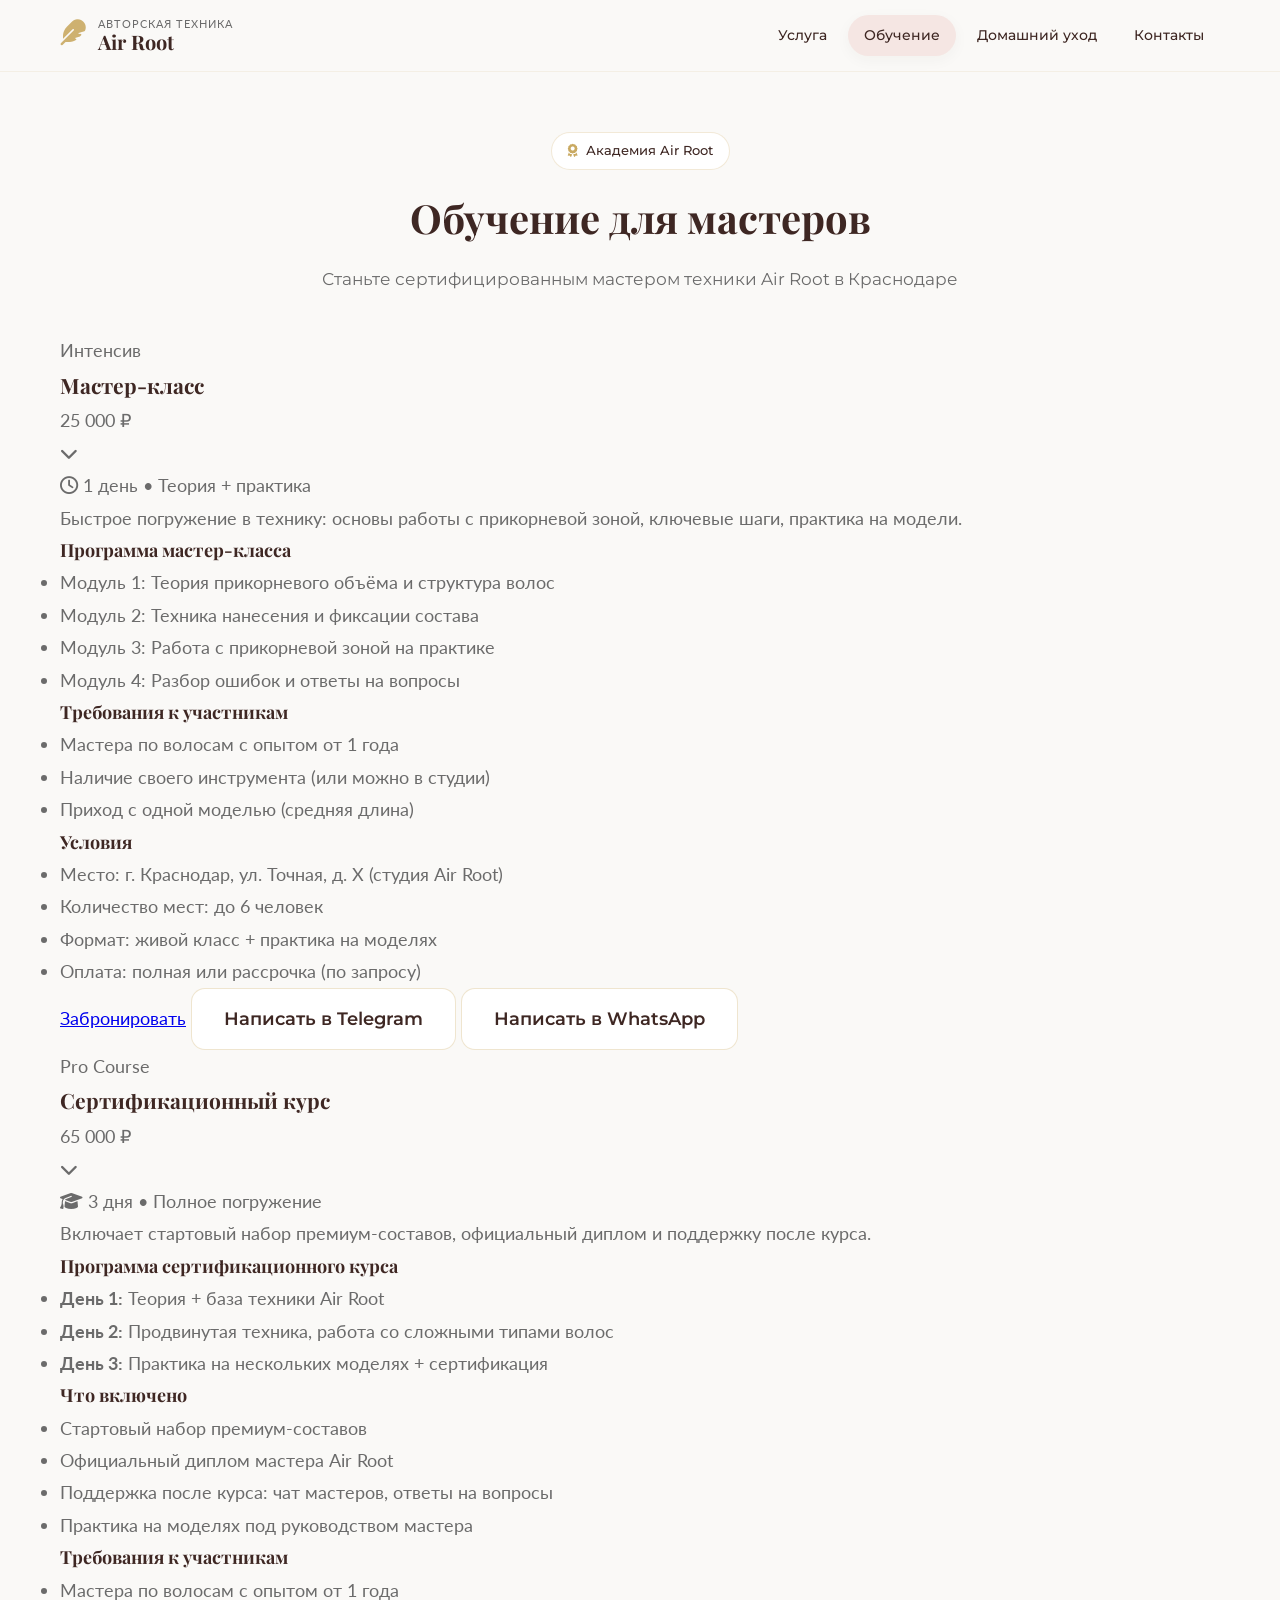
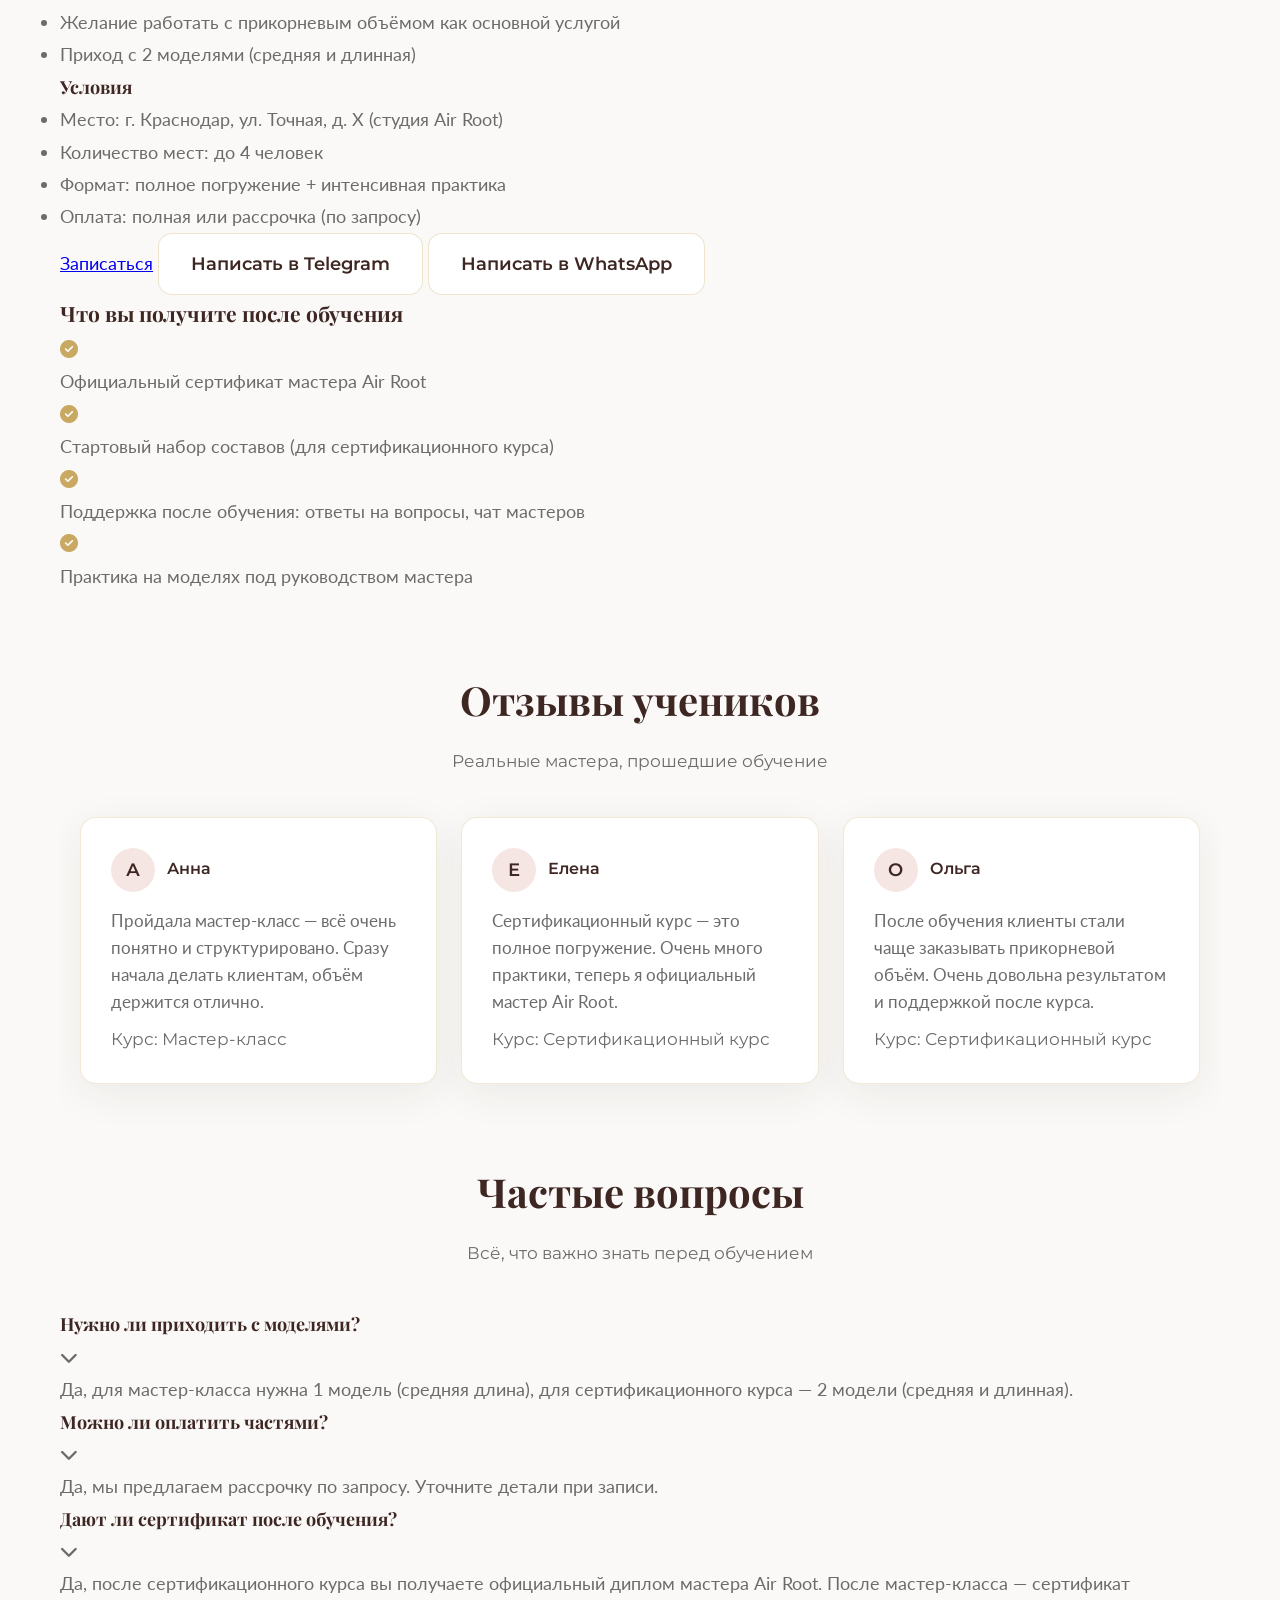
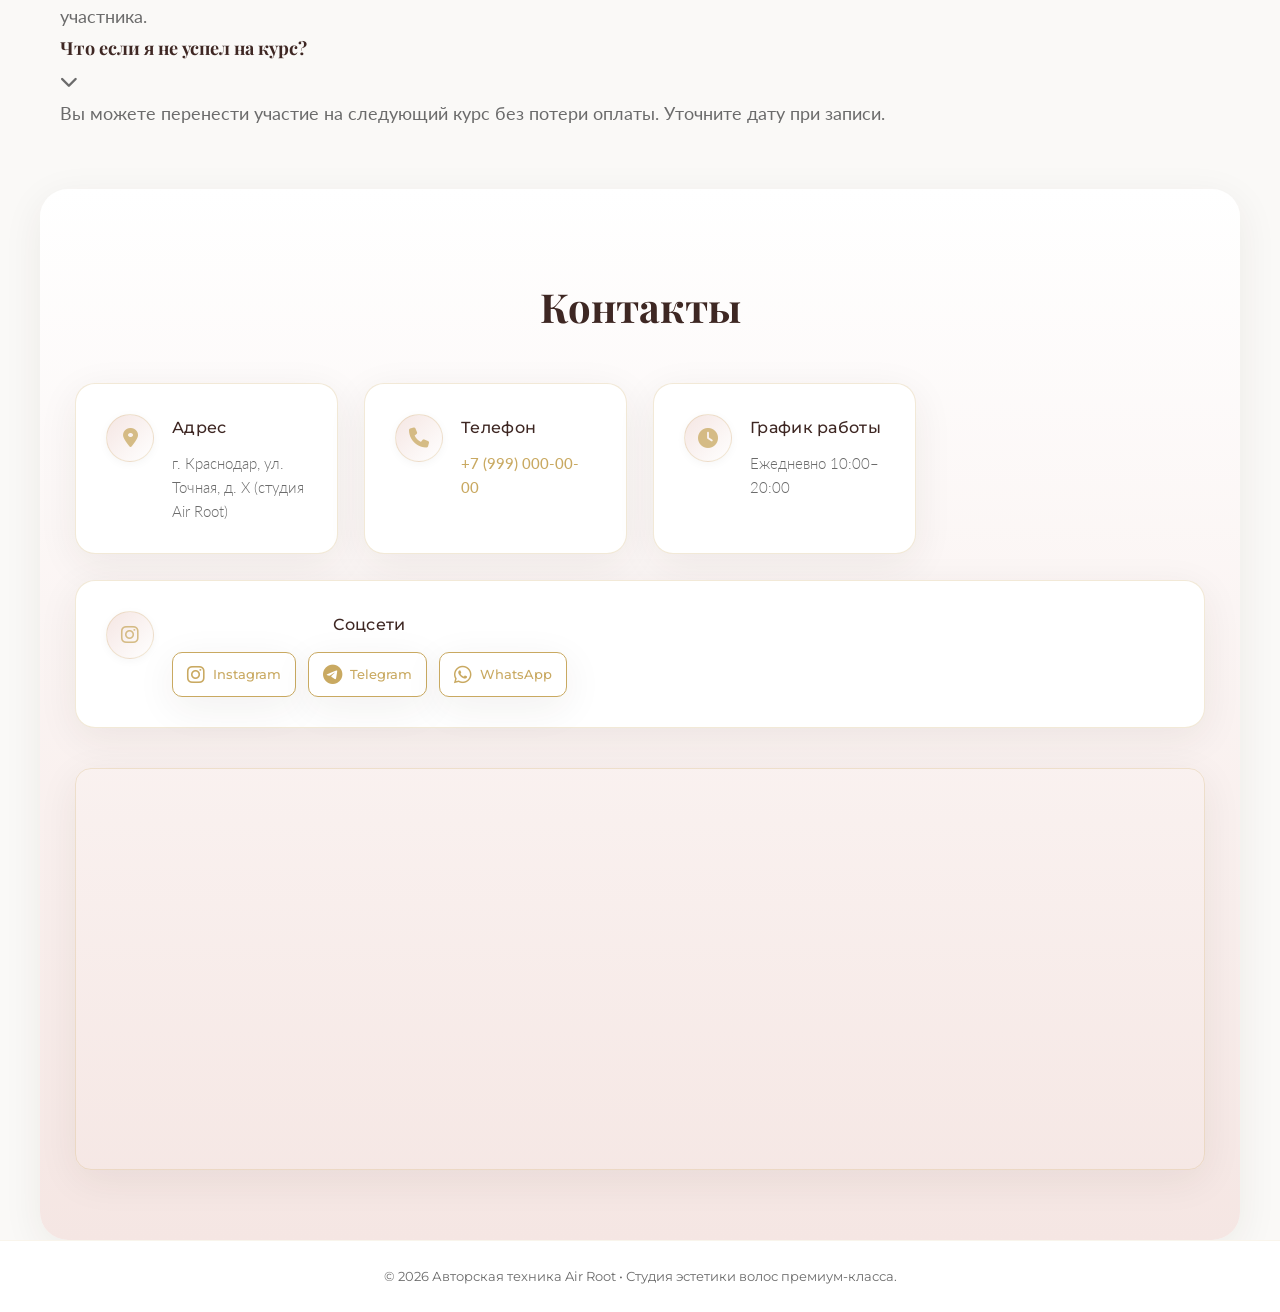
<file: training.html>
<!DOCTYPE html>
<html lang="ru">
<head>
    <meta charset="UTF-8">
    <meta name="viewport" content="width=device-width, initial-scale=1.0">
    <title>Обучение технике Air Root — Для мастеров | Краснодар</title>
    <meta name="description" content="Обучение авторской технике Air Root для мастеров в Краснодаре: мастер-класс и сертификационный курс. Диплом, стартовый набор, поддержка.">

    <link href="https://fonts.googleapis.com/css2?family=Playfair+Display:wght@400;500;600;700&family=Montserrat:wght@300;400;500;600;700&family=Lato:wght@300;400;500&display=swap" rel="stylesheet">
    <link rel="stylesheet" href="https://cdnjs.cloudflare.com/ajax/libs/font-awesome/6.5.1/css/all.min.css">
    <link rel="stylesheet" href="css/style.css">
</head>
<body>
    <div id="siteContainer">

        <header class="luxury-header">
            <div class="header-container">
                <div class="logo-container">
                    <div class="logo-icon"><i class="fa-solid fa-feather"></i></div>
                    <div class="logo-text">Авторская техника<br><strong>Air Root</strong></div>
                </div>
                <nav class="luxury-nav">
                    <a href="index.html">Услуга</a>
                    <a href="training.html" class="active">Обучение</a>
                    <a href="products.html">Домашний уход</a>
                    <a href="index.html#contacts">Контакты</a>
                </nav>
            </div>
        </header>

        <section class="content-section">
            <div class="section-center-header">
                <span class="badge"><i class="fa-solid fa-award icon-gold"></i> Академия Air Root</span>
                <h2>Обучение для мастеров</h2>
                <p class="section-subtitle">Станьте сертифицированным мастером техники Air Root в Краснодаре</p>
            </div>

            <!-- COURSES (Accordion) -->
            <div class="courses-accordion">

                <!-- Мастер-класс -->
                <div class="accordion-item">
                    <div class="accordion-header">
                        <div class="accordion-title-block">
                            <span class="course-tag">Интенсив</span>
                            <h3>Мастер-класс</h3>
                        </div>
                        <div class="accordion-price">25 000 ₽</div>
                        <div class="accordion-icon"><i class="fa-solid fa-chevron-down"></i></div>
                    </div>
                    <div class="accordion-content">
                        <div class="accordion-text">
                            <p class="course-time"><i class="fa-regular fa-clock"></i> 1 день • Теория + практика</p>
                            <p class="course-info-text">
                                Быстрое погружение в технику: основы работы с прикорневой зоной, ключевые шаги, практика на модели.
                            </p>

                            <h4>Программа мастер-класса</h4>
                            <ul class="course-modules">
                                <li>Модуль 1: Теория прикорневого объёма и структура волос</li>
                                <li>Модуль 2: Техника нанесения и фиксации состава</li>
                                <li>Модуль 3: Работа с прикорневой зоной на практике</li>
                                <li>Модуль 4: Разбор ошибок и ответы на вопросы</li>
                            </ul>

                            <h4>Требования к участникам</h4>
                            <ul class="course-requirements">
                                <li>Мастера по волосам с опытом от 1 года</li>
                                <li>Наличие своего инструмента (или можно в студии)</li>
                                <li>Приход с одной моделью (средняя длина)</li>
                            </ul>

                            <h4>Условия</h4>
                            <ul class="course-conditions">
                                <li>Место: г. Краснодар, ул. Точная, д. Х (студия Air Root)</li>
                                <li>Количество мест: до 6 человек</li>
                                <li>Формат: живой класс + практика на моделях</li>
                                <li>Оплата: полная или рассрочка (по запросу)</li>
                            </ul>

                            <div class="accordion-buttons">
                                <a href="index.html#order" class="btn-premium">Забронировать</a>
                                <a href="#" class="btn-secondary">Написать в Telegram</a>
                                <a href="#" class="btn-secondary">Написать в WhatsApp</a>
                            </div>
                        </div>
                    </div>
                </div>

                <!-- Сертификационный курс -->
                <div class="accordion-item">
                    <div class="accordion-header">
                        <div class="accordion-title-block">
                            <span class="course-tag golden-tag">Pro Course</span>
                            <h3>Сертификационный курс</h3>
                        </div>
                        <div class="accordion-price">65 000 ₽</div>
                        <div class="accordion-icon"><i class="fa-solid fa-chevron-down"></i></div>
                    </div>
                    <div class="accordion-content">
                        <div class="accordion-text">
                            <p class="course-time"><i class="fa-solid fa-graduation-cap"></i> 3 дня • Полное погружение</p>
                            <p class="course-info-text">
                                Включает стартовый набор премиум-составов, официальный диплом и поддержку после курса.
                            </p>

                            <h4>Программа сертификационного курса</h4>
                            <ul class="course-modules">
                                <li><strong>День 1:</strong> Теория + база техники Air Root</li>
                                <li><strong>День 2:</strong> Продвинутая техника, работа со сложными типами волос</li>
                                <li><strong>День 3:</strong> Практика на нескольких моделях + сертификация</li>
                            </ul>

                            <h4>Что включено</h4>
                            <ul class="course-requirements">
                                <li>Стартовый набор премиум-составов</li>
                                <li>Официальный диплом мастера Air Root</li>
                                <li>Поддержка после курса: чат мастеров, ответы на вопросы</li>
                                <li>Практика на моделях под руководством мастера</li>
                            </ul>

                            <h4>Требования к участникам</h4>
                            <ul class="course-requirements">
                                <li>Мастера по волосам с опытом от 1 года</li>
                                <li>Желание работать с прикорневым объёмом как основной услугой</li>
                                <li>Приход с 2 моделями (средняя и длинная)</li>
                            </ul>

                            <h4>Условия</h4>
                            <ul class="course-conditions">
                                <li>Место: г. Краснодар, ул. Точная, д. Х (студия Air Root)</li>
                                <li>Количество мест: до 4 человек</li>
                                <li>Формат: полное погружение + интенсивная практика</li>
                                <li>Оплата: полная или рассрочка (по запросу)</li>
                            </ul>

                            <div class="accordion-buttons">
                                <a href="index.html#order" class="btn-premium">Записаться</a>
                                <a href="#" class="btn-secondary">Написать в Telegram</a>
                                <a href="#" class="btn-secondary">Написать в WhatsApp</a>
                            </div>
                        </div>
                    </div>
                </div>

            </div>

            <!-- Что вы получите -->
            <div class="training-features">
                <h3>Что вы получите после обучения</h3>
                <div class="features-grid">
                    <div class="feature-item">
                        <i class="fa-solid fa-check-circle icon-gold"></i>
                        <p>Официальный сертификат мастера Air Root</p>
                    </div>
                    <div class="feature-item">
                        <i class="fa-solid fa-check-circle icon-gold"></i>
                        <p>Стартовый набор составов (для сертификационного курса)</p>
                    </div>
                    <div class="feature-item">
                        <i class="fa-solid fa-check-circle icon-gold"></i>
                        <p>Поддержка после обучения: ответы на вопросы, чат мастеров</p>
                    </div>
                    <div class="feature-item">
                        <i class="fa-solid fa-check-circle icon-gold"></i>
                        <p>Практика на моделях под руководством мастера</p>
                    </div>
                </div>
            </div>

            <!-- Отзывы учеников -->
            <div class="content-section student-reviews">
                <div class="section-center-header">
                    <h2>Отзывы учеников</h2>
                    <p class="section-subtitle">Реальные мастера, прошедшие обучение</p>
                </div>

                <div class="cards-layout-three reviews-grid">
                    <div class="orange-card review-card">
                        <div class="review-header">
                            <div class="review-avatar">А</div>
                            <div class="review-name">Анна</div>
                        </div>
                        <p class="review-text">
                            Пройдала мастер-класс — всё очень понятно и структурировано. Сразу начала делать клиентам, объём держится отлично.
                        </p>
                        <p class="review-duration">Курс: Мастер-класс</p>
                    </div>

                    <div class="orange-card review-card">
                        <div class="review-header">
                            <div class="review-avatar">Е</div>
                            <div class="review-name">Елена</div>
                        </div>
                        <p class="review-text">
                            Сертификационный курс — это полное погружение. Очень много практики, теперь я официальный мастер Air Root.
                        </p>
                        <p class="review-duration">Курс: Сертификационный курс</p>
                    </div>

                    <div class="orange-card review-card">
                        <div class="review-header">
                            <div class="review-avatar">О</div>
                            <div class="review-name">Ольга</div>
                        </div>
                        <p class="review-text">
                            После обучения клиенты стали чаще заказывать прикорневой объём. Очень довольна результатом и поддержкой после курса.
                        </p>
                        <p class="review-duration">Курс: Сертификационный курс</p>
                    </div>
                </div>
            </div>

            <!-- FAQ -->
            <div class="training-faq">
                <div class="section-center-header">
                    <h2>Частые вопросы</h2>
                    <p class="section-subtitle">Всё, что важно знать перед обучением</p>
                </div>

                <div class="faq-accordion">
                    <div class="accordion-item">
                        <div class="accordion-header">
                            <h4>Нужно ли приходить с моделями?</h4>
                            <div class="accordion-icon"><i class="fa-solid fa-chevron-down"></i></div>
                        </div>
                        <div class="accordion-content">
                            <div class="accordion-text">
                                <p>Да, для мастер-класса нужна 1 модель (средняя длина), для сертификационного курса — 2 модели (средняя и длинная).</p>
                            </div>
                        </div>
                    </div>

                    <div class="accordion-item">
                        <div class="accordion-header">
                            <h4>Можно ли оплатить частями?</h4>
                            <div class="accordion-icon"><i class="fa-solid fa-chevron-down"></i></div>
                        </div>
                        <div class="accordion-content">
                            <div class="accordion-text">
                                <p>Да, мы предлагаем рассрочку по запросу. Уточните детали при записи.</p>
                            </div>
                        </div>
                    </div>

                    <div class="accordion-item">
                        <div class="accordion-header">
                            <h4>Дают ли сертификат после обучения?</h4>
                            <div class="accordion-icon"><i class="fa-solid fa-chevron-down"></i></div>
                        </div>
                        <div class="accordion-content">
                            <div class="accordion-text">
                                <p>Да, после сертификационного курса вы получаете официальный диплом мастера Air Root. После мастер-класса — сертификат участника.</p>
                            </div>
                        </div>
                    </div>

                    <div class="accordion-item">
                        <div class="accordion-header">
                            <h4>Что если я не успел на курс?</h4>
                            <div class="accordion-icon"><i class="fa-solid fa-chevron-down"></i></div>
                        </div>
                        <div class="accordion-content">
                            <div class="accordion-text">
                                <p>Вы можете перенести участие на следующий курс без потери оплаты. Уточните дату при записи.</p>
                            </div>
                        </div>
                    </div>
                </div>
            </div>

        </section>

        <!-- КОНТАКТЫ И КАРТА -->
        <section class="content-section contacts-section" id="contacts">
            <div class="section-center-header">
                <h2>Контакты</h2>
            </div>

            <div class="contacts-grid">
                <div class="contact-item">
                    <div class="contact-icon"><i class="fa-solid fa-location-dot icon-gold"></i></div>
                    <div class="contact-text">
                        <h3>Адрес</h3>
                        <p>г. Краснодар, ул. Точная, д. Х (студия Air Root)</p>
                    </div>
                </div>

                <div class="contact-item">
                    <div class="contact-icon"><i class="fa-solid fa-phone icon-gold"></i></div>
                    <div class="contact-text">
                        <h3>Телефон</h3>
                        <p><a href="tel:+79990000000">+7 (999) 000-00-00</a></p>
                    </div>
                </div>

                <div class="contact-item">
                    <div class="contact-icon"><i class="fa-solid fa-clock icon-gold"></i></div>
                    <div class="contact-text">
                        <h3>График работы</h3>
                        <p>Ежедневно 10:00–20:00</p>
                    </div>
                </div>

                <div class="contact-item social-item">
                    <div class="contact-icon"><i class="fa-brands fa-instagram icon-gold"></i></div>
                    <div class="contact-text">
                        <h3>Соцсети</h3>
                        <div class="social-buttons">
                            <a href="#" class="social-btn instagram"><i class="fa-brands fa-instagram"></i> Instagram</a>
                            <a href="#" class="social-btn telegram"><i class="fa-brands fa-telegram"></i> Telegram</a>
                            <a href="#" class="social-btn whatsapp"><i class="fa-brands fa-whatsapp"></i> WhatsApp</a>
                        </div>
                    </div>
                </div>
            </div>

            <div class="map-container">
                <iframe
                    src="https://yandex.ru/map-widget/v1/?ll=39.083056%2C45.003261&mode=poi&poi%5Bpoint%5D=39.083004%2C45.003378&poi%5Buri%5D=ymapsbm1%3A%2F%2Forg%3Foid%3D140735397511&z=20"
                    loading="lazy"
                    allowfullscreen
                    style="width:100%;height:400px;border:0;border-radius:16px;"
                    title="Студия Air Root в Краснодаре — карта Яндекс"
                ></iframe>
            </div>
        </section>

        <footer class="luxury-footer">
            <div class="footer-content">
                <p>&copy; 2026 Авторская техника Air Root • Студия эстетики волос премиум-класса.</p>
            </div>
        </footer>
    </div>

    <!-- JS для accordion -->
    <script>
        document.addEventListener('DOMContentLoaded', function () {
            // Аккордеон для курсов и FAQ
            const accordions = document.querySelectorAll('.accordion-header');

            accordions.forEach(acc => {
                acc.addEventListener('click', function () {
                    const item = this.parentElement;
                    const content = this.nextElementSibling;
                    const isActive = content.style.maxHeight && content.style.maxHeight !== '0px';

                    // Закрываем все
                    document.querySelectorAll('.accordion-content').forEach(c => {
                        c.style.maxHeight = '0';
                        c.style.overflow = 'hidden';
                    });
                    document.querySelectorAll('.accordion-icon i').forEach(i => {
                        i.style.transform = 'rotate(0deg)';
                    });

                    // Если не было активно — открываем
                    if (!isActive) {
                        content.style.maxHeight = content.scrollHeight + 'px';
                        this.querySelector('.accordion-icon i').style.transform = 'rotate(180deg)';
                    }
                });
            });
        });
    </script>
</body>
</html>
</file>
<file: css/style.css>
/* ==========================================================================
   LUXURY BEAUTY CORE CONFIGURATION
   ========================================================================== */
:root {
    --bg-main: #F8F5F2;
    --bg-warm-white: #FAF9F7;
    --accent-gold: #C9A961;
    --accent-bronze: #B59662;
    --pastel-pink: #F5E6E3;
    --soft-lavender: #E8E3F5;
    --text-chocolate: #3E2723;
    --text-gray: #6B6B6B;
    --white: #FFFFFF;

    --font-title: 'Playfair Display', serif;
    --font-body: 'Lato', sans-serif;
    --font-accent: 'Montserrat', sans-serif;
    --font-number: 'Oswald', sans-serif;

    --shadow-premium: 0 10px 40px rgba(62, 39, 27, 0.07);
    --shadow-hover: 0 15px 50px rgba(201, 169, 97, 0.18);
    --border-gold-light: 1px solid rgba(201, 169, 97, 0.25);
    --transition-smooth: all 0.4s cubic-bezier(0.16, 1, 0.3, 1);
}

* {
    margin: 0;
    padding: 0;
    box-sizing: border-box;
}

html {
    scroll-behavior: smooth;
}

body {
    background: linear-gradient(180deg, var(--bg-main) 0%, var(--bg-warm-white) 100%);
    color: var(--text-gray);
    font-family: var(--font-body);
    font-size: 18px;
    line-height: 1.8;
    -webkit-font-smoothing: antialiased;
}

#siteContainer {
    width: 100%;
    min-height: 100vh;
    display: flex;
    flex-direction: column;
    position: relative;
    background-color: var(--bg-warm-white);
    overflow-x: hidden;
}

h1, h2, h3, h4 {
    color: var(--text-chocolate);
    font-family: var(--font-title);
    font-weight: 700;
}

.accent-oswald {
    font-family: var(--font-number);
    font-weight: 700;
    color: var(--accent-gold);
    font-size: 1.1em;
}

.icon-gold {
    color: var(--accent-gold);
}

.decorative-line {
    height: 1px;
    background: var(--accent-gold);
    opacity: 0.3;
    margin: 60px auto;
    width: 85%;
    max-width: 1200px;
}

.section-subtitle {
    font-size: 17px;
    color: var(--text-gray);
    margin-top: 10px;
    font-family: var(--font-accent);
}

/* ==========================================================================
   HEADER & NAVIGATION
   ========================================================================== */
.luxury-header {
    background: rgba(250, 249, 247, 0.95);
    backdrop-filter: blur(12px);
    position: sticky;
    top: 0;
    z-index: 1000;
    border-bottom: 1px solid rgba(201, 169, 97, 0.12);
    padding: 15px 0;
}

.header-container {
    max-width: 1200px;
    margin: 0 auto;
    padding: 0 20px;
    display: flex;
    align-items: center;
    justify-content: space-between;
    flex-wrap: wrap;
    gap: 15px;
}

.logo-container {
    display: flex;
    align-items: center;
    gap: 12px;
}

.logo-icon i {
    font-size: 26px;
    color: var(--accent-gold);
    opacity: 0.9;
}

.logo-text {
    font-size: 11px;
    text-transform: uppercase;
    letter-spacing: 1px;
    color: var(--text-gray);
    line-height: 1.2;
}

.logo-text strong {
    font-family: var(--font-title);
    font-size: 20px;
    color: var(--text-chocolate);
    text-transform: none;
    letter-spacing: 0;
    display: block;
}

.luxury-nav {
    display: flex;
    gap: 5px;
}

.luxury-nav a {
    text-decoration: none;
    color: var(--text-chocolate);
    font-family: var(--font-accent);
    font-size: 14px;
    font-weight: 500;
    padding: 8px 16px;
    border-radius: 30px;
    display: flex;
    align-items: center;
    gap: 6px;
    transition: var(--transition-smooth);
}

.luxury-nav a:hover,
.luxury-nav a.active {
    background: var(--pastel-pink);
    box-shadow: 0 4px 15px rgba(62, 39, 35, 0.04);
}

/* ==========================================================================
   HERO SECTION
   ========================================================================== */
.hero-section {
    background: linear-gradient(135deg, var(--bg-main) 0%, var(--pastel-pink) 100%);
    padding: 80px 20px;
}

.hero-container {
    max-width: 1200px;
    margin: 0 auto;
    display: grid;
    grid-template-columns: 1.1fr 0.9fr;
    align-items: center;
    gap: 40px;
}

.hero-content {
    text-align: left;
}

.hero-tag {
    font-family: var(--font-accent);
    text-transform: uppercase;
    font-size: 11px;
    letter-spacing: 2px;
    color: var(--accent-bronze);
    background: var(--white);
    padding: 6px 16px;
    border-radius: 50px;
    display: inline-block;
    margin-bottom: 20px;
    border: 1px solid rgba(201, 169, 97, 0.2);
}

.hero-title {
    font-size: clamp(32px, 5vw, 56px);
    line-height: 1.15;
    margin-bottom: 20px;
}

.hero-desc {
    font-size: clamp(17px, 2.2vw, 21px);
    color: var(--text-chocolate);
    margin-bottom: 30px;
    font-weight: 300;
}

.hero-buttons {
    display: flex;
    gap: 15px;
    margin-bottom: 15px;
    flex-wrap: wrap;
}

.hero-buttons .btn-premium {
    background: linear-gradient(135deg, var(--accent-gold), var(--accent-bronze));
    color: var(--white);
    padding: 14px 32px;
    border-radius: 14px;
    font-weight: 600;
    font-family: var(--font-accent);
    text-decoration: none;
    display: inline-block;
    text-align: center;
    border: none;
    cursor: pointer;
    letter-spacing: 0.5px;
    transition: var(--transition-smooth);
    box-shadow: 0 8px 25px rgba(201, 169, 97, 0.25);
}

.hero-buttons .btn-premium:hover {
    transform: scale(1.02);
    box-shadow: 0 12px 35px rgba(201, 169, 97, 0.4);
}

.btn-secondary {
    background: var(--white);
    color: var(--text-chocolate);
    padding: 14px 32px;
    border-radius: 14px;
    font-weight: 600;
    font-family: var(--font-accent);
    text-decoration: none;
    display: inline-block;
    text-align: center;
    border: 1px solid rgba(201, 169, 97, 0.3);
    transition: var(--transition-smooth);
}

.btn-secondary:hover {
    background: var(--pastel-pink);
    border-color: var(--accent-gold);
}

.hero-mini-note {
    font-size: 14px;
    color: var(--text-gray);
    font-family: var(--font-accent);
}

.hero-image-slot {
    position: relative;
    border-radius: 24px;
    overflow: hidden;
    box-shadow: var(--shadow-premium);
    border: var(--border-gold-light);
    width: 100%;
    height: 400px;
    background: #E8DCD8;
}

.hero-image-slot img {
    width: 100%;
    height: 100%;
    object-fit: cover;
    object-position: center;
    display: block;
}

/* ==========================================================================
   CONTENT SECTIONS & CARDS
   ========================================================================== */
.content-section {
    max-width: 1200px;
    margin: 0 auto;
    padding: 60px 20px;
    overflow-x: hidden;
}

.section-center-header {
    text-align: center;
    margin-bottom: 40px;
}

.section-center-header h2 {
    font-size: clamp(28px, 4vw, 40px);
    margin-top: 12px;
}

.badge {
    background: var(--white);
    border: var(--border-gold-light);
    color: var(--text-chocolate);
    padding: 6px 16px;
    border-radius: 50px;
    font-size: 13px;
    font-family: var(--font-accent);
    font-weight: 500;
    display: inline-flex;
    align-items: center;
    gap: 8px;
}

.cards-layout-three {
    display: grid;
    grid-template-columns: repeat(auto-fit, minmax(280px, 1fr));
    gap: 24px;
}

.orange-card {
    background: var(--white);
    border: var(--border-gold-light);
    border-radius: 16px;
    padding: 30px;
    box-shadow: var(--shadow-premium);
    transition: var(--transition-smooth);
    position: relative;
    display: flex;
    flex-direction: column;
}

.orange-card:hover {
    transform: translateY(-4px) scale(1.01);
    box-shadow: var(--shadow-hover);
    border-color: var(--accent-gold);
}

.card-icon-wrapper {
    width: 50px;
    height: 50px;
    background: var(--bg-main);
    border-radius: 50%;
    display: flex;
    align-items: center;
    justify-content: center;
    margin-bottom: 20px;
}

.card-icon-wrapper i {
    font-size: 20px;
    color: var(--accent-gold);
    opacity: 0.85;
}

.orange-card p {
    font-size: 17px;
    color: var(--text-gray);
    line-height: 1.6;
}

.problem-card h3 {
    font-size: 20px;
    margin-bottom: 10px;
}

/* ==========================================================================
   TECHNIQUE SECTION
   ========================================================================== */
.technique-section {
    background: linear-gradient(180deg, var(--white) 0%, var(--pastel-pink) 100%);
    border-radius: 24px;
    padding: 60px 30px;
}

.technique-grid {
    display: grid;
    grid-template-columns: 1.1fr 0.9fr;
    gap: 40px;
    align-items: center;
}

.technique-text .technique-desc {
    font-size: 17px;
    color: var(--text-gray);
    margin-bottom: 20px;
}

.benefits-list {
    display: grid;
    grid-template-columns: repeat(auto-fit, minmax(240px, 1fr));
    gap: 20px;
}

.luxury-benefit-card {
    background: var(--white);
    border: var(--border-gold-light);
    border-radius: 16px;
    padding: 24px;
    box-shadow: var(--shadow-premium);
    transition: var(--transition-smooth);
}

.luxury-benefit-card:hover {
    transform: translateY(-4px);
    box-shadow: var(--shadow-hover);
}

.benefit-header {
    display: flex;
    align-items: center;
    justify-content: space-between;
    margin-bottom: 16px;
}

.benefit-header i {
    font-size: 24px;
    opacity: 0.85;
}

.benefit-number {
    font-size: 13px;
    text-transform: uppercase;
    font-family: var(--font-accent);
    color: var(--accent-bronze);
    font-weight: 600;
}

.luxury-benefit-card h3 {
    font-size: 20px;
    margin-bottom: 10px;
}

.luxury-benefit-card p {
    font-size: 15px;
    color: var(--text-gray);
    line-height: 1.6;
}

.technique-image {
    border-radius: 20px;
    overflow: hidden;
    box-shadow: var(--shadow-premium);
    border: var(--border-gold-light);
    height: 450px;
    width: 100%;
}

.technique-image img {
    width: 100%;
    height: 100%;
    object-fit: cover;
    object-position: center;
    display: block;
}

/* ==========================================================================
   PRICES SECTION
   ========================================================================== */
.prices-section {
    background: var(--bg-warm-white);
}

.prices-grid {
    grid-template-columns: repeat(auto-fit, minmax(280px, 1fr));
}

.price-card h3 {
    font-size: 22px;
    margin-bottom: 8px;
}

.price-desc {
    font-size: 15px;
    color: var(--text-gray);
    margin-bottom: 15px;
}

.price-tag {
    font-family: var(--font-title);
    font-size: 28px;
    color: var(--text-chocolate);
    margin: 15px 0 20px;
    font-weight: 700;
}

.btn-full {
    width: 100%;
}

.prices-note {
    text-align: center;
    font-size: 15px;
    color: var(--text-gray);
    margin-top: 20px;
    font-family: var(--font-accent);
}

/* ==========================================================================
   REVIEWS SECTION
   ========================================================================== */
.reviews-section {
    background: var(--bg-warm-white);
}

.reviews-grid {
    grid-template-columns: repeat(auto-fit, minmax(280px, 1fr));
}

.review-card {
    position: relative;
}

.review-header {
    display: flex;
    align-items: center;
    gap: 12px;
    margin-bottom: 15px;
}

.review-avatar {
    width: 44px;
    height: 44px;
    background: var(--pastel-pink);
    border-radius: 50%;
    display: flex;
    align-items: center;
    justify-content: center;
    font-family: var(--font-accent);
    font-weight: 600;
    color: var(--text-chocolate);
}

.review-name {
    font-family: var(--font-accent);
    font-weight: 600;
    color: var(--text-chocolate);
    font-size: 16px;
}

.review-text {
    font-size: 16px;
    color: var(--text-gray);
    line-height: 1.6;
    margin-bottom: 10px;
}

.review-duration {
    font-size: 14px;
    color: var(--text-gray);
    font-family: var(--font-accent);
}

/* ==========================================================================
   BEFORE / AFTER SECTION
   ========================================================================== */
.before-after-section {
    background: var(--bg-warm-white);
}

.before-after-grid {
    display: grid;
    grid-template-columns: repeat(auto-fit, minmax(320px, 1fr));
    gap: 30px;
}

.before-after-card {
    background: var(--white);
    border: var(--border-gold-light);
    border-radius: 16px;
    padding: 20px;
    box-shadow: var(--shadow-premium);
}

.ba-image {
    position: relative;
    border-radius: 12px;
    overflow: hidden;
    margin-bottom: 10px;
    height: 280px;
    width: 100%;
}

.ba-image img {
    width: 100%;
    height: 100%;
    object-fit: cover;
    object-position: center;
    display: block;
}

.ba-label {
    position: absolute;
    bottom: 10px;
    left: 10px;
    background: var(--text-chocolate);
    color: var(--white);
    font-size: 12px;
    font-family: var(--font-accent);
    padding: 4px 10px;
    border-radius: 10px;
}

.before-label {
    background: #5C4033;
}

.after-label {
    background: var(--accent-gold);
}

.ba-desc {
    font-size: 14px;
    color: var(--text-gray);
    font-family: var(--font-accent);
    line-height: 1.5;
}

/* ==========================================================================
   ABOUT SECTION
   ========================================================================== */
.about-section {
    background: linear-gradient(180deg, var(--white) 0%, var(--pastel-pink) 100%);
    border-radius: 24px;
    padding: 60px 30px;
}

.about-grid {
    display: grid;
    grid-template-columns: 0.9fr 1.1fr;
    gap: 40px;
    align-items: center;
}

.about-image {
    border-radius: 20px;
    overflow: hidden;
    box-shadow: var(--shadow-premium);
    border: var(--border-gold-light);
    height: 450px;
    width: 100%;
}

.about-image img {
    width: 100%;
    height: 100%;
    object-fit: cover;
    object-position: center;
    display: block;
}

.about-text h2 {
    font-size: 32px;
    margin-bottom: 10px;
}

.about-desc {
    font-size: 17px;
    color: var(--text-gray);
    margin-bottom: 15px;
}

.certificates {
    margin-top: 20px;
    display: flex;
    flex-direction: column;
    gap: 10px;
}

.cert-item {
    font-size: 15px;
    color: var(--text-gray);
    font-family: var(--font-accent);
    display: flex;
    align-items: center;
    gap: 10px;
}

.cert-item i {
    font-size: 18px;
}

/* ==========================================================================
   CONTACTS SECTION
   ========================================================================== */
.contacts-section {
    background: linear-gradient(180deg, var(--white) 0%, var(--pastel-pink) 100%);
    border-radius: 28px;
    padding: 70px 35px;
    box-shadow: var(--shadow-premium);
    overflow-x: hidden;
    width: 100%;
}

.contacts-grid {
    display: grid;
    grid-template-columns: repeat(auto-fit, minmax(250px, 1fr));
    gap: 26px;
    max-width: 1200px;
    margin: 0 auto 40px;
}

.contact-item {
    background: var(--white);
    border: var(--border-gold-light);
    border-radius: 20px;
    padding: 30px;
    box-shadow: var(--shadow-premium);
    display: flex;
    align-items: flex-start;
    gap: 18px;
    transition: var(--transition-smooth);
}

.contact-item:hover {
    transform: translateY(-5px);
    box-shadow: var(--shadow-hover);
    border-color: var(--accent-gold);
}

.contact-icon {
    width: 48px;
    height: 48px;
    background: linear-gradient(135deg, var(--pastel-pink), var(--white));
    border-radius: 50%;
    display: flex;
    align-items: center;
    justify-content: center;
    border: var(--border-gold-light);
    box-shadow: 0 2px 10px rgba(0, 0, 0, 0.04);
    flex-shrink: 0;
}

.contact-icon i {
    font-size: 20px;
    color: var(--accent-gold);
    opacity: 0.75;
}

.contact-text h3 {
    font-size: 16px;
    font-family: var(--font-accent);
    font-weight: 500;
    color: var(--text-chocolate);
    margin-bottom: 8px;
    letter-spacing: 0.3px;
}

.contact-text p {
    font-size: 15px;
    color: var(--text-gray);
    line-height: 1.6;
    font-weight: 300;
    margin: 0;
}

.contact-text a {
    color: var(--accent-gold);
    text-decoration: none;
    font-weight: 500;
    transition: var(--transition-smooth);
}

.contact-text a:hover {
    color: var(--accent-bronze);
}

.social-item {
    grid-column: 1 / -1;
    text-align: center;
}

/* ==========================================================================
   SOCIAL BUTTONS - MINIMALIST STYLE
   ========================================================================== */

.social-buttons {
    display: flex;
    gap: 12px;
    flex-wrap: wrap;
    margin-top: 12px;
    justify-content: center;
}

.social-btn {
    display: inline-flex;
    align-items: center;
    justify-content: center;
    gap: 8px;
    padding: 10px 14px;
    border-radius: 10px;
    font-family: var(--font-accent);
    font-size: 13px;
    font-weight: 500;
    text-decoration: none;
    transition: var(--transition-smooth);
    border: 1px solid var(--accent-gold);
    background: var(--white);
    box-shadow: var(--shadow-premium);
    color: var(--text-chocolate);
    cursor: pointer;
    min-width: 100px;
}

.social-btn i {
    font-size: 20px;
    color: var(--accent-gold);
}

.social-btn:hover {
    transform: translateY(-2px);
    box-shadow: var(--shadow-hover);
    background: var(--pastel-pink);
    border-color: var(--accent-bronze);
}

.social-btn:hover i {
    color: var(--accent-bronze);
}

/* Telegram - минималистичный */
.social-btn.telegram {
    background: var(--white);
}

.social-btn.telegram i {
    color: var(--accent-gold);
}

/* WhatsApp - минималистичный */
.social-btn.whatsapp {
    background: var(--white);
}

.social-btn.whatsapp i {
    color: var(--accent-gold);
}

/* Instagram - минималистичный */
.social-btn.instagram {
    background: var(--white);
}

.social-btn.instagram i {
    color: var(--accent-gold);
}

/* MAX - минималистичный (НОВОЕ) */
.social-btn.max {
    background: var(--white);
}

.social-btn.max i {
    color: var(--accent-gold);
}

/* Blocked note - уменьшенный */
.blocked-note {
    position: absolute;
    top: -4px;
    right: -4px;
    background: var(--text-chocolate);
    color: var(--white);
    font-size: 8px;
    width: 14px;
    height: 14px;
    border-radius: 50%;
    display: flex;
    align-items: center;
    justify-content: center;
    border: 1px solid var(--white);
    cursor: help;
}

.social-note {
    font-family: var(--font-accent);
    font-size: 11px;
    color: var(--text-gray);
    margin-top: 10px;
    line-height: 1.4;
    text-align: center;
}

/* ==========================================================================
   MAP CONTAINER
   ========================================================================== */
.map-container {
    max-width: 1200px;
    margin: 0 auto;
    border-radius: 16px;
    overflow: hidden;
    box-shadow: var(--shadow-premium);
    border: var(--border-gold-light);
}

.map-container iframe {
    width: 100%;
    height: 400px;
    border: 0;
    display: block;
}

/* ==========================================================================
   BOOKING FORM
   ========================================================================== */
.booking-section {
    display: flex;
    justify-content: center;
}

.booking-form {
    background: var(--white);
    border: var(--border-gold-light);
    border-radius: 20px;
    padding: 40px 30px;
    box-shadow: var(--shadow-premium);
    max-width: 550px;
    width: 100%;
}

.form-header {
    text-align: center;
    margin-bottom: 30px;
}

.form-header i {
    font-size: 28px;
    margin-bottom: 10px;
}

.form-header h2 {
    font-size: 28px;
    margin-bottom: 8px;
}

.form-header p {
    font-size: 15px;
}

.styled-luxury-form .form-group {
    margin-bottom: 20px;
    display: flex;
    flex-direction: column;
    gap: 6px;
}

.styled-luxury-form label {
    font-family: var(--font-accent);
    font-size: 13px;
    font-weight: 500;
    color: var(--text-chocolate);
    text-transform: uppercase;
    letter-spacing: 0.5px;
}

.styled-luxury-form input,
.form-select {
    background: var(--bg-warm-white);
    border: 1px solid #E0E0E0;
    border-radius: 10px;
    padding: 14px 16px;
    font-family: var(--font-body);
    font-size: 16px;
    color: var(--text-chocolate);
    transition: var(--transition-smooth);
    width: 100%;
}

.form-select {
    cursor: pointer;
}

.styled-luxury-form input:focus,
.form-select:focus {
    border: 1px solid var(--accent-gold);
    outline: none;
    box-shadow: 0 0 0 3px rgba(201, 169, 97, 0.15);
    background: var(--white);
}

.styled-luxury-form .btn-premium {
    background: linear-gradient(135deg, var(--accent-gold), var(--accent-bronze));
    color: var(--white);
    padding: 16px 32px;
    border-radius: 14px;
    font-weight: 600;
    font-family: var(--font-accent);
    text-decoration: none;
    display: inline-block;
    text-align: center;
    border: none;
    cursor: pointer;
    letter-spacing: 0.5px;
    transition: var(--transition-smooth);
    box-shadow: 0 8px 25px rgba(201, 169, 97, 0.25);
    width: 100%;
    margin-top: 10px;
    font-size: 16px;
}

.styled-luxury-form .btn-premium:hover {
    transform: scale(1.02);
    box-shadow: 0 12px 35px rgba(201, 169, 97, 0.4);
}

.form-note {
    font-size: 13px;
    color: var(--text-gray);
    font-family: var(--font-accent);
    margin-top: 10px;
    text-align: center;
}

/* ==========================================================================
   FOOTER
   ========================================================================== */
.luxury-footer {
    background: var(--white);
    border-top: 1px solid rgba(201, 169, 97, 0.12);
    padding: 25px 20px;
    text-align: center;
    margin-top: auto;
}

.footer-content p {
    font-size: 13px;
    color: var(--text-gray);
    font-family: var(--font-accent);
    line-height: 1.6;
}

/* ==========================================================================
   MEDIA QUERIES - ИСПРАВЛЕННЫЕ (ФОТО БЕЗ ИСКАЖЕНИЙ)
   ========================================================================== */

@media (max-width: 992px) {
    .hero-container {
        grid-template-columns: 1fr !important;
        text-align: center !important;
        gap: 30px !important;
    }
    
    .hero-content {
        text-align: center !important;
        order: 1 !important;
    }
    
    /* HERO - правильный масштаб без обрезки */
    .hero-image-slot {
        order: 2 !important;
        width: 100% !important;
        height: auto !important;
        aspect-ratio: 4 / 3 !important; /* универсальное соотношение */
        min-height: 280px !important;
    }
    
    .hero-image-slot img {
        object-fit: cover !important;
    }
    
    .hero-buttons {
        justify-content: center !important;
    }
    
    .technique-grid,
    .about-grid {
        grid-template-columns: 1fr !important;
    }
    
    /* TECHNIQUE/ABOUT - портретное соотношение */
    .technique-image,
    .about-image {
        height: auto !important;
        aspect-ratio: 4 / 5 !important;
        min-height: 280px !important;
    }
    
    .technique-image img,
    .about-image img {
        object-fit: cover !important;
    }
}

@media (max-width: 768px) {
    .header-container {
        flex-direction: column !important;
        padding: 10px !important;
    }
    
    .luxury-nav {
        width: 100% !important;
        justify-content: center !important;
        flex-wrap: wrap !important;
    }
    
    .luxury-nav a {
        padding: 8px 14px !important;
        font-size: 13px !important;
    }
    
    .content-section {
        padding: 40px 15px !important;
    }
    
    .hero-section {
        padding: 50px 15px !important;
    }
    
    .hero-title {
        font-size: 26px !important;
    }
    
    .hero-image-slot {
        aspect-ratio: 4 / 3 !important;
        min-height: 220px !important;
    }
    
    .hero-buttons {
        flex-direction: row !important;
        justify-content: center !important;
    }
    
    .hero-buttons .btn-premium,
    .hero-buttons .btn-secondary {
        width: auto !important;
        min-width: 140px !important;
        padding: 12px 20px !important;
        font-size: 14px !important;
    }
    
    .cards-layout-three,
    .benefits-list,
    .prices-grid,
    .reviews-grid,
    .before-after-grid,
    .contacts-grid,
    .features-grid {
        grid-template-columns: 1fr !important;
    }
    
    .orange-card,
    .luxury-benefit-card,
    .price-card,
    .review-card,
    .before-after-card {
        padding: 26px 20px !important;
    }
    
    .technique-image,
    .about-image {
        aspect-ratio: 4 / 5 !important;
        min-height: 220px !important;
    }
    
    .ba-image {
        height: auto !important;
        aspect-ratio: 4 / 5 !important;
        min-height: 200px !important;
    }
    
    .ba-image img {
        object-fit: cover !important;
    }
    
    .contact-item {
        padding: 24px 18px !important;
    }
    
    .contact-icon {
        width: 40px !important;
        height: 40px !important;
    }
    
    .contact-text h3 {
        font-size: 15px !important;
    }
    
    .contact-text p {
        font-size: 14px !important;
    }
    
    .social-item {
        grid-column: 1 / -1 !important;
        text-align: center !important;
    }
    
    .social-buttons {
        flex-direction: row !important;
        justify-content: center !important;
        gap: 10px !important;
    }
    
    .social-btn {
        min-width: 90px !important;
        padding: 8px 12px !important;
    }
    
    .social-btn i {
        font-size: 18px !important;
    }
    
    .map-container {
        margin: 20px 15px !important;
    }
    
    .map-container iframe {
        height: 340px !important;
    }
    
    .booking-form {
        padding: 30px 20px !important;
        margin: 0 15px !important;
    }
    
    .styled-luxury-form .btn-premium {
        padding: 14px 24px !important;
        font-size: 15px !important;
    }
    
    .luxury-footer .footer-content p {
        font-size: 12px !important;
    }
    
    .price-tag {
        font-size: 26px !important;
    }
    
    .section-center-header h2 {
        font-size: 24px !important;
    }
}

@media (max-width: 480px) {
    .content-section {
        padding: 30px 12px !important;
    }
    
    .hero-section {
        padding: 40px 12px !important;
    }
    
    .hero-title {
        font-size: 22px !important;
    }
    
    .hero-image-slot {
        aspect-ratio: 4 / 3 !important;
        min-height: 180px !important;
    }
    
    .hero-buttons .btn-premium,
    .hero-buttons .btn-secondary {
        min-width: 120px !important;
        padding: 10px 16px !important;
        font-size: 13px !important;
    }
    
    .orange-card,
    .luxury-benefit-card,
    .price-card,
    .review-card,
    .before-after-card,
    .contact-item {
        padding: 20px 16px !important;
    }
    
    .contact-icon {
        width: 40px !important;
        height: 40px !important;
    }
    
    .contact-text h3 {
        font-size: 14px !important;
    }
    
    .contact-text p {
        font-size: 13px !important;
    }
    
    .technique-image,
    .about-image {
        aspect-ratio: 4 / 5 !important;
        min-height: 180px !important;
    }
    
    .ba-image {
        aspect-ratio: 4 / 5 !important;
        min-height: 160px !important;
    }
    
    .social-btn {
        min-width: 80px !important;
        padding: 8px 10px !important;
        font-size: 12px !important;
    }
    
    .social-btn i {
        font-size: 16px !important;
    }
    
    .blocked-note {
        width: 12px !important;
        height: 12px !important;
        font-size: 7px !important;
    }
    
    .map-container {
        margin: 15px 12px !important;
    }
    
    .map-container iframe {
        height: 280px !important;
    }
    
    .booking-form {
        padding: 24px 16px !important;
    }
    
    .styled-luxury-form .btn-premium {
        padding: 12px 20px !important;
        font-size: 14px !important;
    }
    
    .luxury-footer .footer-content p {
        font-size: 11px !important;
    }
    
    .price-tag {
        font-size: 22px !important;
    }
    
    .form-header h2 {
        font-size: 22px !important;
    }
    
    .section-center-header h2 {
        font-size: 22px !important;
    }
}

@media (max-width: 360px) {
    .hero-title {
        font-size: 20px !important;
    }
    
    .hero-image-slot {
        aspect-ratio: 4 / 3 !important;
        min-height: 150px !important;
    }
    
    .social-btn {
        min-width: 75px !important;
        font-size: 11px !important;
    }
    
    .map-container iframe {
        height: 240px !important;
    }
    
    .luxury-footer .footer-content p {
        font-size: 10px !important;
    }
}
</file>
